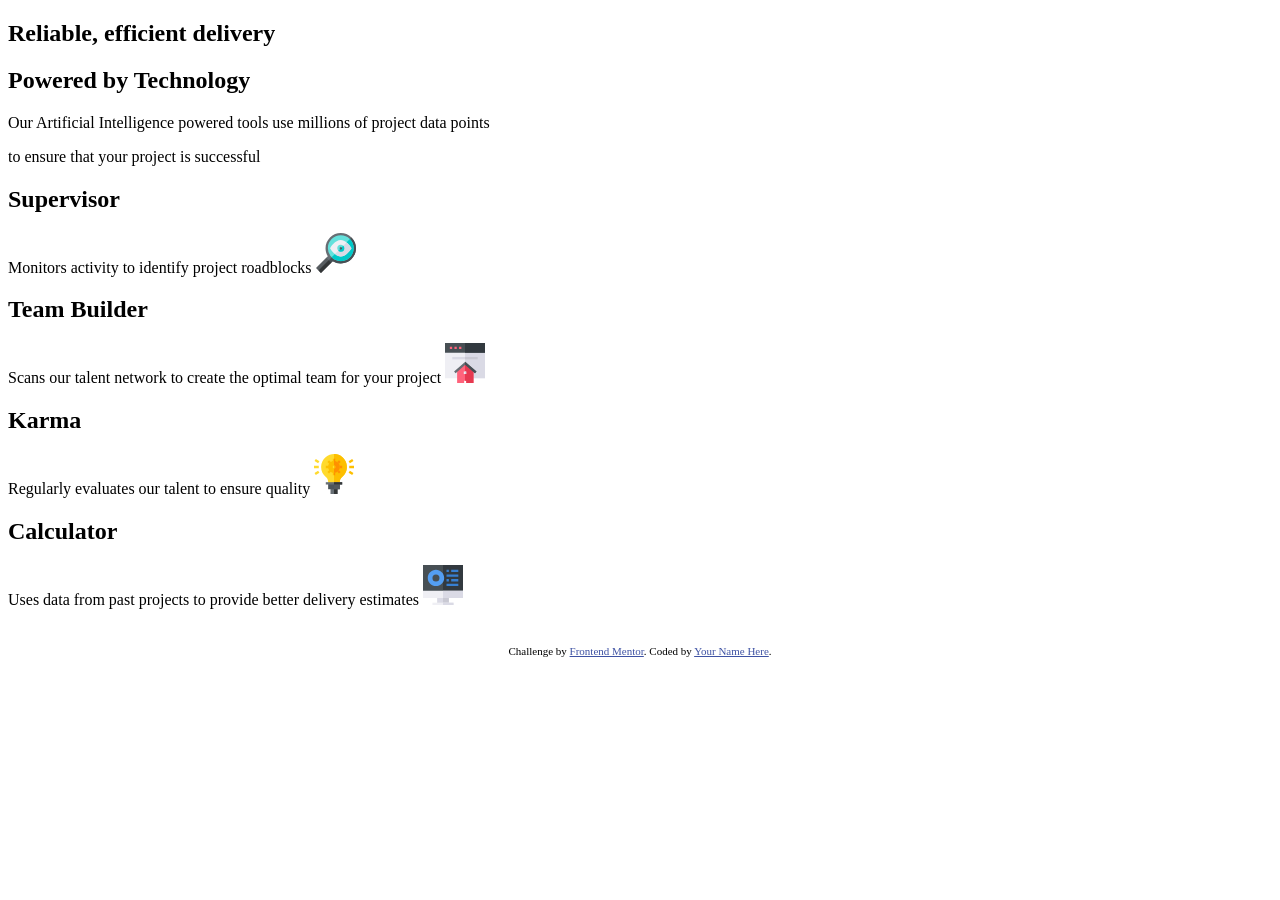
<file: four-card-feature-section-master/index.html>
<!DOCTYPE html>
<html lang="en">
<head>
  <meta charset="UTF-8">
  <meta name="viewport" content="width=device-width, initial-scale=1.0"> <!-- displays site properly based on user's device -->

  <link rel="icon" type="image/png" sizes="32x32" href="./images/favicon-32x32.png">
  
  <title>Frontend Mentor | Four card feature section</title>

  <!-- Feel free to remove these styles or customise in your own stylesheet 👍 -->
  <style>
    .attribution { font-size: 0.6875rem; text-align: center; }
    .attribution a { color: hsl(228, 45%, 44%); }
  </style>
</head>
<body>
  <section id="intro">
 <h2> Reliable, efficient delivery</h2>
 <h1> Powered by Technology</h1>
  </section>
<p>  Our Artificial Intelligence powered tools use millions of project data points </p>
<section id="subintro">
  to ensure that your project is successful
  </section>

  <section class="box">
    <section id="supervisor">
      <h2>Supervisor</h2>
  Monitors activity to identify project roadblocks
  <img src="./images/icon-supervisor.svg" width="40px"/> 
    </section>
    
    <section id="team">
  <h2>Team Builder</h2>
  Scans our talent network to create the optimal team for your project
  <img src="./images/icon-team-builder.svg" width="40px"/>
    </section>

    <section id="karma">
  <h2>Karma</h2>
  Regularly evaluates our talent to ensure quality
  <img src="./images/icon-karma.svg" width="40px"/>
    </section>

<section id="Calculator">
  <h2>Calculator</h2>
  Uses data from past projects to provide better delivery estimates
  <img src="./images/icon-calculator.svg" width="40px"/>
</section>
  </section>

  <br/>
  <br />

  
      <footer class="attribution">
      Challenge by <a href="https://www.frontendmentor.io?ref=challenge">Frontend Mentor</a>. 
      Coded by <a href="#">Your Name Here</a>.
    </footer>
</body>
</html>
</file>
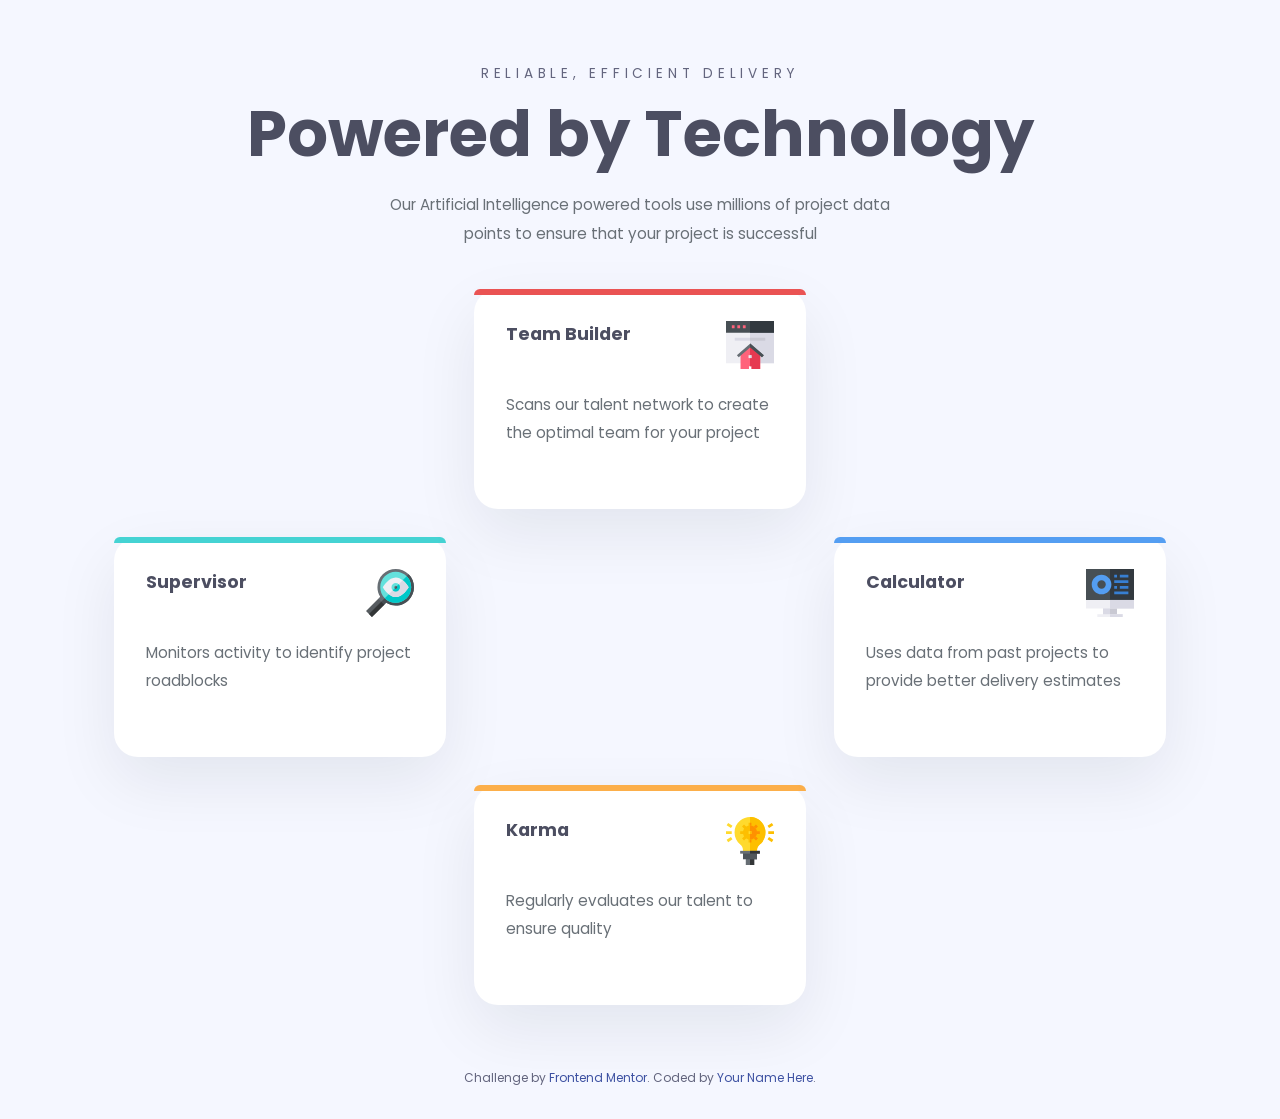
<file: four-card-feature-section-master/index2.html>
<!DOCTYPE html>
<html lang="en">
<head>
  <meta charset="UTF-8">
  <meta name="viewport" content="width=device-width, initial-scale=1.0">
  <link rel="icon" type="image/png" sizes="32x32" href="./images/favicon-32x32.png">
  <link rel="preconnect" href="https://fonts.googleapis.com">
  <link rel="preconnect" href="https://fonts.gstatic.com" crossorigin>
  <link href="https://fonts.googleapis.com/css2?family=Poppins:wght@200;400;600&display=swap" rel="stylesheet">
  <link rel="stylesheet" href="style2.css">
  <title>Frontend Mentor | Four card feature section</title>
</head>
<body>
  <main class="page">
    <section class="intro">
      <p class="eyebrow">Reliable, efficient delivery</p>
      <h1>Powered by Technology</h1>
      <p class="intro-copy">Our Artificial Intelligence powered tools use millions of project data points to ensure that your project is successful</p>
    </section>

    <section class="cards">
      <article class="card card--cyan card--supervisor">
        <div class="card__top">
          <h2>Supervisor</h2>
          <img src="./images/icon-supervisor.svg" alt="Supervisor icon">
        </div>
        <p>Monitors activity to identify project roadblocks</p>
      </article>

      <article class="card card--red card--team">
        <div class="card__top">
          <h2>Team Builder</h2>
          <img src="./images/icon-team-builder.svg" alt="Team Builder icon">
        </div>
        <p>Scans our talent network to create the optimal team for your project</p>
      </article>

      <article class="card card--orange card--karma">
        <div class="card__top">
          <h2>Karma</h2>
          <img src="./images/icon-karma.svg" alt="Karma icon">
        </div>
        <p>Regularly evaluates our talent to ensure quality</p>
      </article>

      <article class="card card--blue card--calculator">
        <div class="card__top">
          <h2>Calculator</h2>
          <img src="./images/icon-calculator.svg" alt="Calculator icon">
        </div>
        <p>Uses data from past projects to provide better delivery estimates</p>
      </article>
    </section>
  </main>

  <footer class="attribution">
    Challenge by <a href="https://www.frontendmentor.io?ref=challenge">Frontend Mentor</a>. Coded by <a href="#">Your Name Here</a>.
  </footer>
</body>
</html>
</file>
<file: four-card-feature-section-master/style2.css>
* {
  box-sizing: border-box;
}

body {
  margin: 0;
  min-height: 100vh;
  font-family: 'Poppins', Arial, Helvetica, sans-serif;
  background-color: hsl(229, 100%, 98%);
  color: hsl(234, 12%, 34%);
}

.page {
  max-width: 1100px;
  margin: 0 auto;
  padding: 60px 24px 40px;
}

.intro {
  text-align: center;
  padding-bottom: 40px;
}

.eyebrow {
  margin: 0 auto 1rem;
  display: inline-block;
  letter-spacing: 0.35em;
  font-size: 0.85rem;
  text-transform: uppercase;
  color: hsl(234, 12%, 44%);
}

.intro h1 {
  margin: 0;
  font-size: clamp(2.5rem, 5vw, 4rem);
  line-height: 1.05;
}

.intro-copy {
  margin: 1.5rem auto 0;
  max-width: 540px;
  font-size: 0.95rem;
  line-height: 1.9;
  color: hsl(212, 6%, 44%);
}

.cards {
  display: grid;
  gap: 1.75rem;
}

.card {
  position: relative;
  background-color: hsl(0, 0%, 100%);
  border-radius: 24px;
  padding: 32px;
  box-shadow: 0 24px 64px rgba(16, 24, 40, 0.08);
}

.card::before {
  content: '';
  position: absolute;
  top: 0;
  left: 0;
  width: 100%;
  height: 6px;
  border-top-left-radius: 24px;
  border-top-right-radius: 24px;
}

.card__top {
  display: flex;
  justify-content: space-between;
  align-items: flex-start;
  gap: 1rem;
}

.card h2 {
  margin: 0;
  font-size: 1.1rem;
}

.card p {
  margin: 1.4rem 0 0;
  color: hsl(212, 6%, 44%);
  line-height: 1.8;
  font-size: 0.95rem;
}

.card img {
  width: 48px;
  height: auto;
}

.card--cyan::before {
  background-color: hsl(180, 62%, 55%);
}

.card--red::before {
  background-color: hsl(0, 78%, 62%);
}

.card--orange::before {
  background-color: hsl(34, 97%, 64%);
}

.card--blue::before {
  background-color: hsl(212, 86%, 64%);
}

@media (min-width: 900px) {
  .cards {
    grid-template-columns: repeat(3, minmax(0, 1fr));
    grid-template-rows: auto auto auto;
    gap: 1.75rem;
  }

  .card {
    min-height: 220px;
  }

  .card--supervisor {
    grid-column: 1;
    grid-row: 2;
  }

  .card--team {
    grid-column: 2;
    grid-row: 1;
  }

  .card--karma {
    grid-column: 2;
    grid-row: 3;
  }

  .card--calculator {
    grid-column: 3;
    grid-row: 2;
  }
}

.attribution {
  text-align: center;
  font-size: 0.75rem;
  padding: 24px 16px 32px;
  color: hsl(234, 12%, 44%);
}

.attribution a {
  color: hsl(228, 45%, 44%);
  text-decoration: none;
}
</file>
